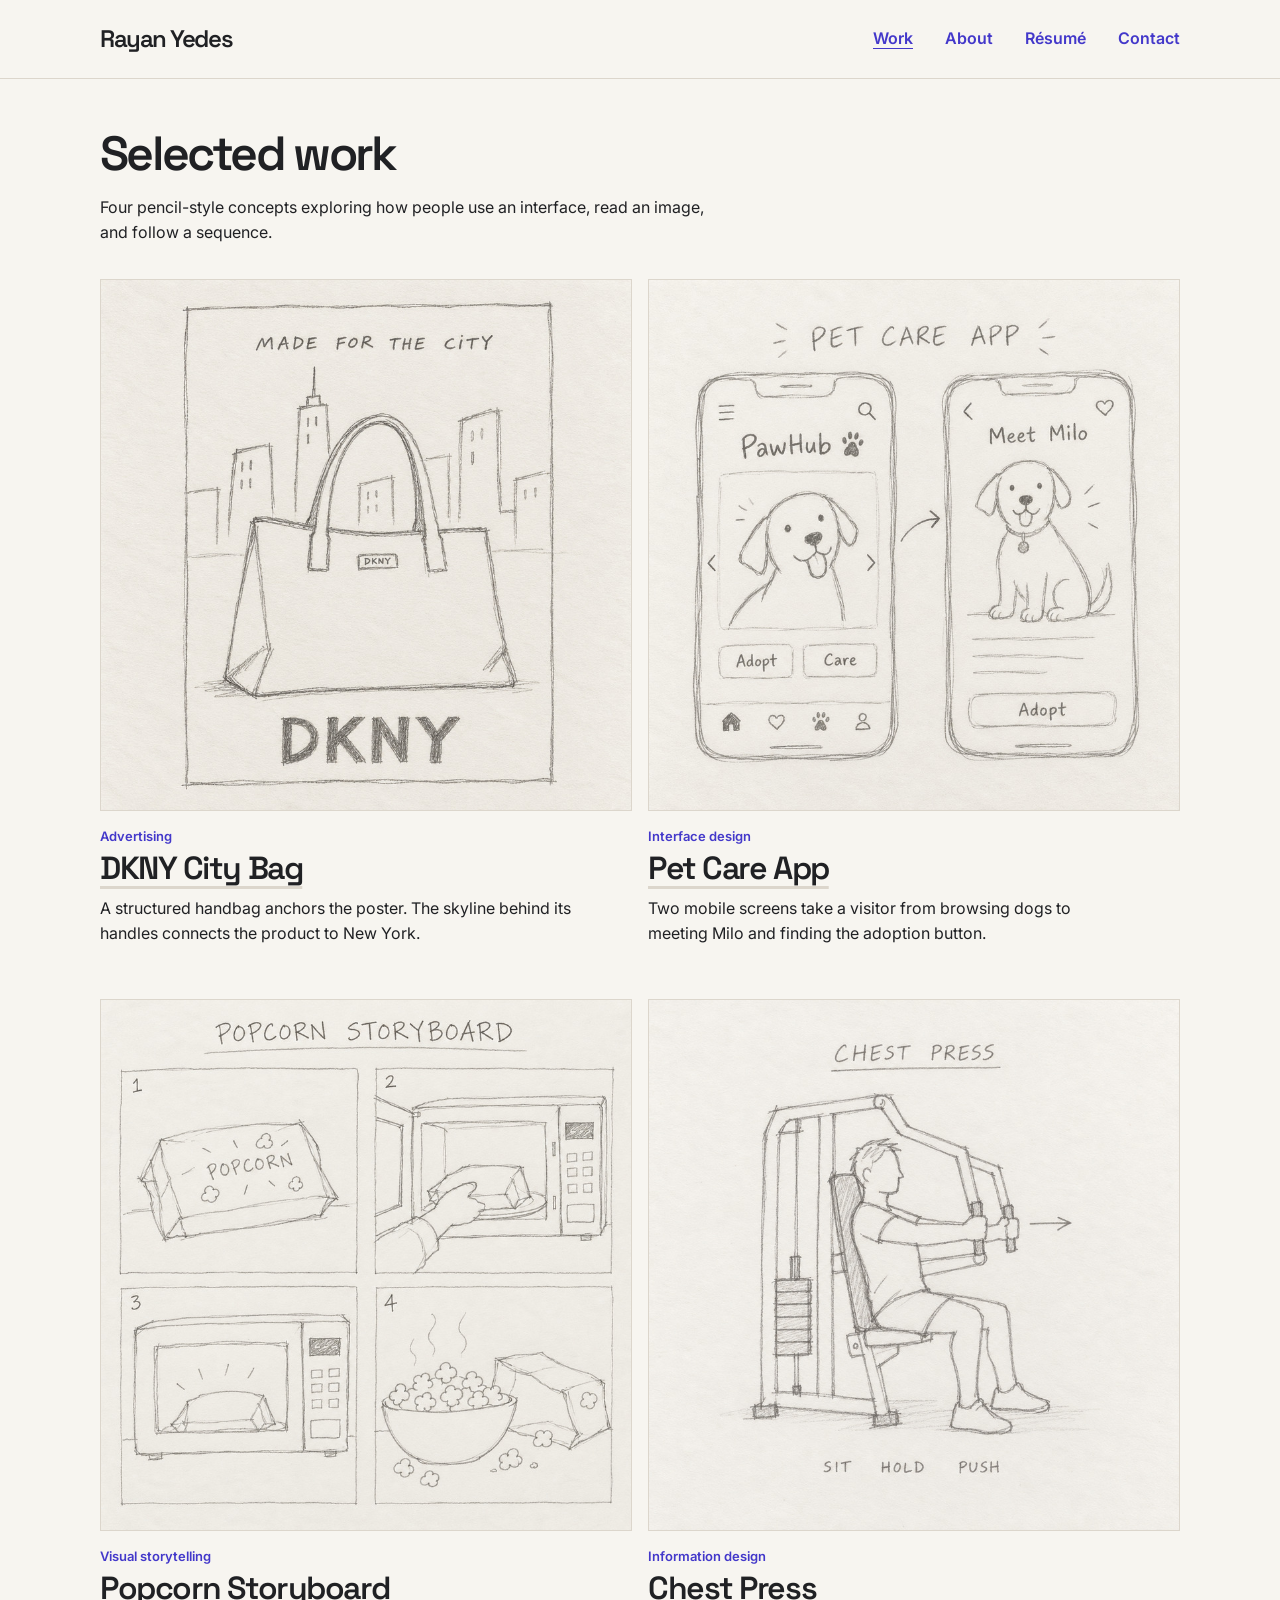
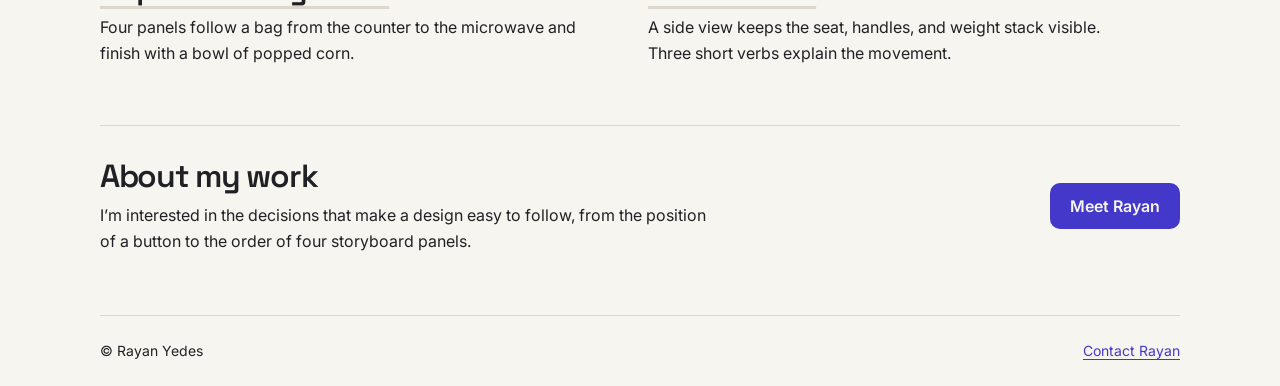
<file: index.html>
<!doctype html>
<html lang="en">
<head>
  <meta charset="utf-8">
  <meta name="viewport" content="width=device-width, initial-scale=1">
  <title>Rayan Yedes — Design Portfolio</title>
  <meta name="description" content="Design projects by Rayan Yedes, from interface concepts to advertising and visual instructions.">
  <link rel="stylesheet" href="https://www.w3schools.com/w3css/4/w3.css">
  <link rel="stylesheet" href="https://cdnjs.cloudflare.com/ajax/libs/font-awesome/4.7.0/css/font-awesome.min.css">
  <link rel="stylesheet" href="https://fonts.googleapis.com/css2?family=Inter:wght@400;600&amp;family=Space+Grotesk:wght@600&amp;display=swap">
  <link rel="stylesheet" href="css/my-styles.css">
</head>
<body class="page-work">
<a href="#main" class="skip">Skip to content</a>
<header class="site-head">
  <div class="wrap top">
    <h1><a href="index.html">Rayan Yedes</a></h1>
    <nav aria-label="Portfolio">
      <a class="nav-work" href="index.html#work">Work</a>
      <a class="nav-about" href="about.html">About</a>
      <a class="nav-resume" href="resume.html">Résumé</a>
      <a class="nav-contact" href="contact.html">Contact</a>
    </nav>
  </div>
</header>
<main id="main" class="wrap">
<section id="work" class="intro">
  <h2>Selected work</h2>
  <p>Four pencil-style concepts exploring how people use an interface, read an image, and follow a sequence.</p>
</section>
<div class="w3-row-padding gallery">
  <article class="w3-col s12 m6 l6 project">
    <a href="assets/dkny-city-bag-300dpi.jpg" aria-label="View full-size DKNY City Bag">
      <img src="assets/dkny-city-bag-72dpi.jpg"
           srcset="assets/dkny-city-bag-72dpi.jpg 150w, assets/dkny-city-bag-300dpi.jpg 800w"
           sizes="(max-width: 600px) 90vw, (max-width: 1150px) 45vw, 510px"
           width="800" height="800" alt="Pencil concept of a DKNY handbag in front of a city skyline.">
    </a>
    <p class="category">Advertising</p>
    <h3><a href="assets/dkny-city-bag-300dpi.jpg">DKNY City Bag</a></h3>
    <p class="caption">A structured handbag anchors the poster. The skyline behind its handles connects the product to New York.</p>
  </article>
  <article class="w3-col s12 m6 l6 project">
    <a href="assets/pet-care-app-300dpi.jpg" aria-label="View full-size Pet Care App">
      <img src="assets/pet-care-app-72dpi.jpg"
           srcset="assets/pet-care-app-72dpi.jpg 150w, assets/pet-care-app-300dpi.jpg 800w"
           sizes="(max-width: 600px) 90vw, (max-width: 1150px) 45vw, 510px"
           width="800" height="800" alt="Two phone screens show the PawHub home screen and an adoption profile for Milo.">
    </a>
    <p class="category">Interface design</p>
    <h3><a href="assets/pet-care-app-300dpi.jpg">Pet Care App</a></h3>
    <p class="caption">Two mobile screens take a visitor from browsing dogs to meeting Milo and finding the adoption button.</p>
  </article>
  <article class="w3-col s12 m6 l6 project">
    <a href="assets/popcorn-storyboard-300dpi.jpg" aria-label="View full-size Popcorn Storyboard">
      <img src="assets/popcorn-storyboard-72dpi.jpg"
           srcset="assets/popcorn-storyboard-72dpi.jpg 150w, assets/popcorn-storyboard-300dpi.jpg 800w"
           sizes="(max-width: 600px) 90vw, (max-width: 1150px) 45vw, 510px"
           width="800" height="800" alt="A four-panel storyboard of a microwave popcorn bag being heated and served.">
    </a>
    <p class="category">Visual storytelling</p>
    <h3><a href="assets/popcorn-storyboard-300dpi.jpg">Popcorn Storyboard</a></h3>
    <p class="caption">Four panels follow a bag from the counter to the microwave and finish with a bowl of popped corn.</p>
  </article>
  <article class="w3-col s12 m6 l6 project">
    <a href="assets/chest-press-300dpi.jpg" aria-label="View full-size Chest Press">
      <img src="assets/chest-press-72dpi.jpg"
           srcset="assets/chest-press-72dpi.jpg 150w, assets/chest-press-300dpi.jpg 800w"
           sizes="(max-width: 600px) 90vw, (max-width: 1150px) 45vw, 510px"
           width="800" height="800" alt="A seated person uses a chest press machine above the words sit, hold, and push.">
    </a>
    <p class="category">Information design</p>
    <h3><a href="assets/chest-press-300dpi.jpg">Chest Press</a></h3>
    <p class="caption">A side view keeps the seat, handles, and weight stack visible. Three short verbs explain the movement.</p>
  </article>
</div>
<section class="w3-content w3-padding-32 about-strip">
  <div><h2>About my work</h2><p>I’m interested in the decisions that make a design easy to follow, from the position of a button to the order of four storyboard panels.</p></div>
  <a class="action" href="about.html">Meet Rayan</a>
</section>
</main>
<footer class="wrap foot"><span>© Rayan Yedes</span><a href="contact.html">Contact Rayan</a></footer>
</body>
</html>
</file>
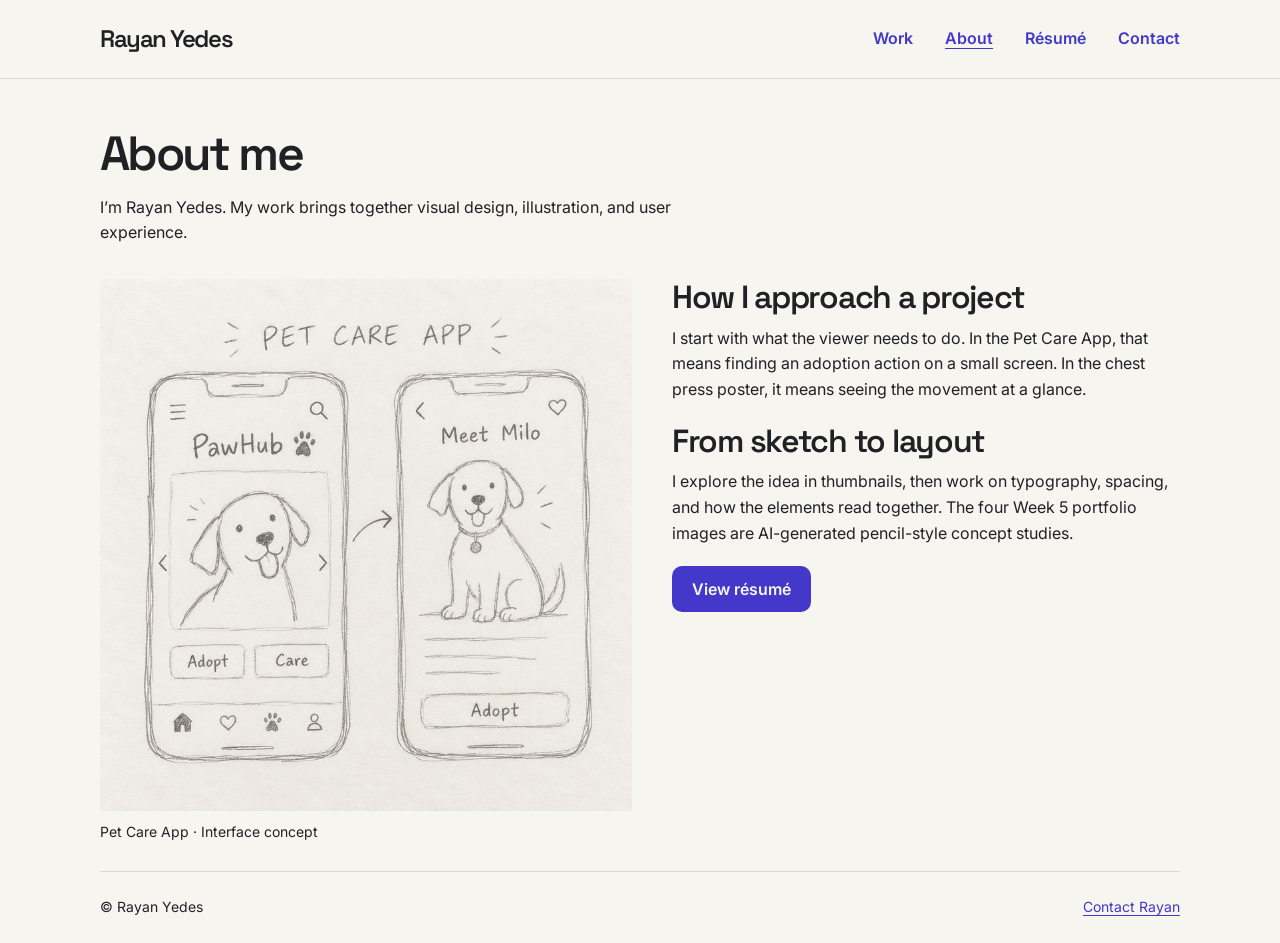
<file: about.html>
<!doctype html>
<html lang="en">
<head>
  <meta charset="utf-8">
  <meta name="viewport" content="width=device-width, initial-scale=1">
  <title>Rayan Yedes — Design Portfolio</title>
  <meta name="description" content="Design projects by Rayan Yedes, from interface concepts to advertising and visual instructions.">
  <link rel="stylesheet" href="https://www.w3schools.com/w3css/4/w3.css">
  <link rel="stylesheet" href="https://cdnjs.cloudflare.com/ajax/libs/font-awesome/4.7.0/css/font-awesome.min.css">
  <link rel="stylesheet" href="https://fonts.googleapis.com/css2?family=Inter:wght@400;600&amp;family=Space+Grotesk:wght@600&amp;display=swap">
  <link rel="stylesheet" href="css/my-styles.css">
</head>
<body class="page-about">
<a href="#main" class="skip">Skip to content</a>
<header class="site-head">
  <div class="wrap top">
    <h1><a href="index.html">Rayan Yedes</a></h1>
    <nav aria-label="Portfolio">
      <a class="nav-work" href="index.html#work">Work</a>
      <a class="nav-about" href="about.html">About</a>
      <a class="nav-resume" href="resume.html">Résumé</a>
      <a class="nav-contact" href="contact.html">Contact</a>
    </nav>
  </div>
</header>
<main id="main" class="wrap">
<section class="intro"><h2>About me</h2><p>I’m Rayan Yedes. My work brings together visual design, illustration, and user experience.</p></section>
<div class="w3-row-padding bio-grid">
  <figure class="w3-half"><img src="assets/pet-care-app-300dpi.jpg" width="800" height="800" alt="PawHub interface concept with two adoption screens"><figcaption>Pet Care App · Interface concept</figcaption></figure>
  <section class="w3-half reading"><h3>How I approach a project</h3><p>I start with what the viewer needs to do. In the Pet Care App, that means finding an adoption action on a small screen. In the chest press poster, it means seeing the movement at a glance.</p><h3>From sketch to layout</h3><p>I explore the idea in thumbnails, then work on typography, spacing, and how the elements read together. The four Week 5 portfolio images are AI-generated pencil-style concept studies.</p><a class="action" href="resume.html">View résumé</a></section>
</div>
</main>
<footer class="wrap foot"><span>© Rayan Yedes</span><a href="contact.html">Contact Rayan</a></footer>
</body>
</html>
</file>
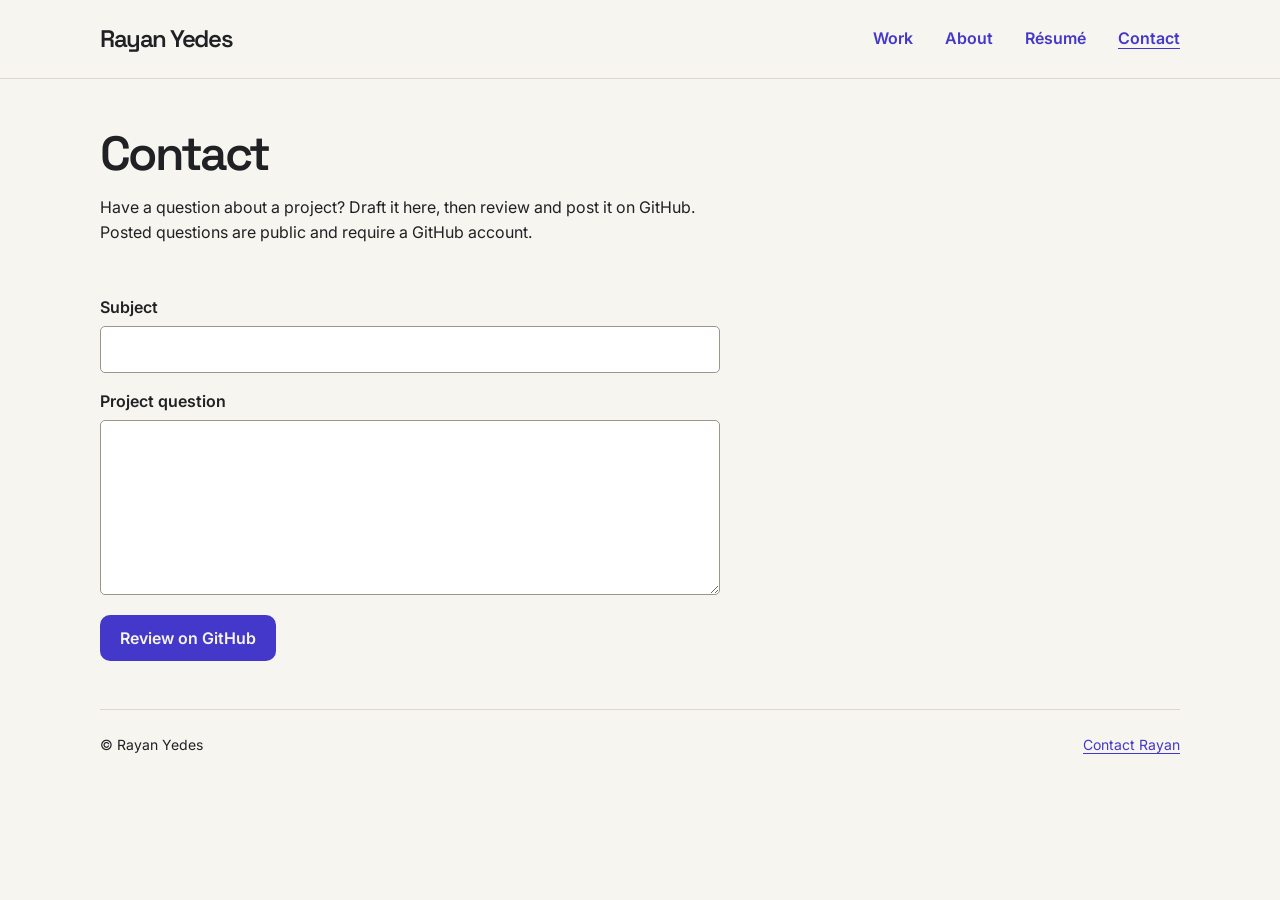
<file: contact.html>
<!doctype html>
<html lang="en">
<head>
  <meta charset="utf-8">
  <meta name="viewport" content="width=device-width, initial-scale=1">
  <title>Rayan Yedes — Design Portfolio</title>
  <meta name="description" content="Design projects by Rayan Yedes, from interface concepts to advertising and visual instructions.">
  <link rel="stylesheet" href="https://www.w3schools.com/w3css/4/w3.css">
  <link rel="stylesheet" href="https://cdnjs.cloudflare.com/ajax/libs/font-awesome/4.7.0/css/font-awesome.min.css">
  <link rel="stylesheet" href="https://fonts.googleapis.com/css2?family=Inter:wght@400;600&amp;family=Space+Grotesk:wght@600&amp;display=swap">
  <link rel="stylesheet" href="css/my-styles.css">
</head>
<body class="page-contact">
<a href="#main" class="skip">Skip to content</a>
<header class="site-head">
  <div class="wrap top">
    <h1><a href="index.html">Rayan Yedes</a></h1>
    <nav aria-label="Portfolio">
      <a class="nav-work" href="index.html#work">Work</a>
      <a class="nav-about" href="about.html">About</a>
      <a class="nav-resume" href="resume.html">Résumé</a>
      <a class="nav-contact" href="contact.html">Contact</a>
    </nav>
  </div>
</header>
<main id="main" class="wrap">
<section class="intro"><h2>Contact</h2><p>Have a question about a project? Draft it here, then review and post it on GitHub. Posted questions are public and require a GitHub account.</p></section>
<form class="contact-form" id="inquiry" action="https://github.com/RYujennn/COMD-2451-portfolio-website-Copy/issues/new" method="get">
  <label for="subject">Subject</label><input class="w3-input" id="subject" name="title" maxlength="180" required>
  <label for="message">Project question</label><textarea class="w3-input" id="message" name="body" rows="6" required></textarea>
  <button class="action" type="submit">Review on GitHub</button>
</form>
</main>
<footer class="wrap foot"><span>© Rayan Yedes</span><a href="contact.html">Contact Rayan</a></footer>
</body>
</html>
</file>
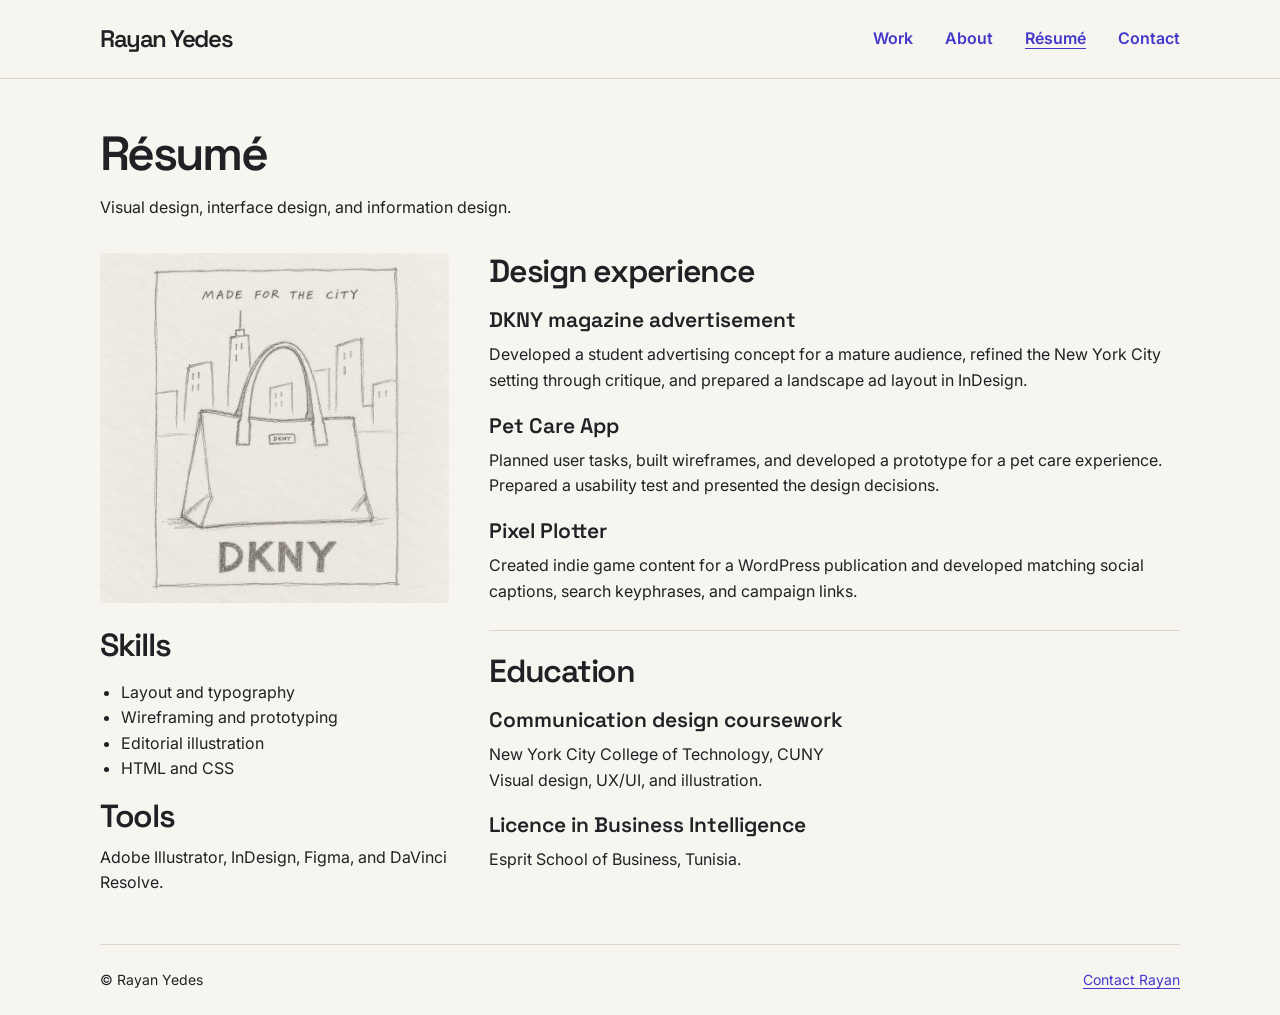
<file: resume.html>
<!doctype html>
<html lang="en">
<head>
  <meta charset="utf-8">
  <meta name="viewport" content="width=device-width, initial-scale=1">
  <title>Rayan Yedes — Design Portfolio</title>
  <meta name="description" content="Design projects by Rayan Yedes, from interface concepts to advertising and visual instructions.">
  <link rel="stylesheet" href="https://www.w3schools.com/w3css/4/w3.css">
  <link rel="stylesheet" href="https://cdnjs.cloudflare.com/ajax/libs/font-awesome/4.7.0/css/font-awesome.min.css">
  <link rel="stylesheet" href="https://fonts.googleapis.com/css2?family=Inter:wght@400;600&amp;family=Space+Grotesk:wght@600&amp;display=swap">
  <link rel="stylesheet" href="css/my-styles.css">
</head>
<body class="page-resume">
<a href="#main" class="skip">Skip to content</a>
<header class="site-head">
  <div class="wrap top">
    <h1><a href="index.html">Rayan Yedes</a></h1>
    <nav aria-label="Portfolio">
      <a class="nav-work" href="index.html#work">Work</a>
      <a class="nav-about" href="about.html">About</a>
      <a class="nav-resume" href="resume.html">Résumé</a>
      <a class="nav-contact" href="contact.html">Contact</a>
    </nav>
  </div>
</header>
<main id="main" class="wrap">
<section class="intro"><h2>Résumé</h2><p>Visual design, interface design, and information design.</p></section>
<div class="w3-row-padding resume-grid">
  <aside class="w3-third resume-side">
    <img src="assets/dkny-city-bag-300dpi.jpg" width="800" height="800" alt="Representative work, the DKNY City Bag concept">
    <h3>Skills</h3><ul><li>Layout and typography</li><li>Wireframing and prototyping</li><li>Editorial illustration</li><li>HTML and CSS</li></ul>
    <h3>Tools</h3><p>Adobe Illustrator, InDesign, Figma, and DaVinci Resolve.</p>
  </aside>
  <div class="w3-twothird resume-main">
    <section><h3>Design experience</h3>
      <h4>DKNY magazine advertisement</h4><p>Developed a student advertising concept for a mature audience, refined the New York City setting through critique, and prepared a landscape ad layout in InDesign.</p>
      <h4>Pet Care App</h4><p>Planned user tasks, built wireframes, and developed a prototype for a pet care experience. Prepared a usability test and presented the design decisions.</p>
      <h4>Pixel Plotter</h4><p>Created indie game content for a WordPress publication and developed matching social captions, search keyphrases, and campaign links.</p>
    </section>
    <section><h3>Education</h3><h4>Communication design coursework</h4><p>New York City College of Technology, CUNY<br>Visual design, UX/UI, and illustration.</p><h4>Licence in Business Intelligence</h4><p>Esprit School of Business, Tunisia.</p></section>
  </div>
</div>
</main>
<footer class="wrap foot"><span>© Rayan Yedes</span><a href="contact.html">Contact Rayan</a></footer>
</body>
</html>
</file>
<file: css/my-styles.css>
:root {
  --paper: #f7f5f0;
  --ink: #202124;
  --accent: #4338ca;
  --stone: #dcd6cc;
}
* { box-sizing: border-box; }
body { margin: 0; color: var(--ink); background: var(--paper); font: 400 16px/1.6 Inter, Arial, sans-serif; }
h1, h2, h3, h4 { font-family: "Space Grotesk", Arial, sans-serif; font-weight: 600; line-height: 1.15; margin: 0; }
p { margin: 0 0 1em; }
a { color: var(--accent); text-underline-offset: .22em; }
a:hover { text-decoration-thickness: 2px; }
:focus-visible { outline: 3px solid var(--accent); outline-offset: 4px; }
.wrap { width: min(1080px, 90%); margin-inline: auto; }
.site-head { border-bottom: 1px solid var(--stone); }
.top, nav, .foot, .about-strip { display: flex; align-items: center; }
.top, .foot, .about-strip { justify-content: space-between; gap: 20px; }
.top { min-height: 78px; }
.top h1 { font-size: 24px; letter-spacing: -.06em; }
.top h1 a { color: var(--ink); text-decoration: none; }
nav { gap: clamp(12px, 3vw, 32px); }
nav a { font-weight: 600; text-decoration: none; }
nav a:hover, .page-work .nav-work, .page-about .nav-about, .page-resume .nav-resume, .page-contact .nav-contact { text-decoration: underline; }
.intro { padding: 49px 0 33px; }
.intro h2 { font-size: clamp(38px, 6vw, 48px); line-height: 1.1; letter-spacing: -.055em; }
.intro p { max-width: 620px; margin: 14px 0 0; }
.gallery, .bio-grid, .resume-grid { display: flex; flex-wrap: wrap; gap: 0; margin: 0 -8px; padding: 0; }
.gallery .project, .bio-grid > * { width: 50%; padding: 0 8px; }
.project { padding-bottom: 36px !important; }
.project img, .bio-grid img, .resume-side img { width: 100%; height: auto; display: block; }
.project > a { display: block; background: #ede9e1; border: 1px solid var(--stone); }
.category { color: var(--accent); font-size: 13px; font-weight: 600; margin: 15px 0 3px; }
.project h3 { font-size: clamp(24px, 3vw, 32px); letter-spacing: -.045em; }
.project h3 a { color: var(--ink); text-decoration-color: var(--stone); }
.project h3 a:hover { text-decoration-color: var(--accent); }
.caption { margin-top: 9px; max-width: 48ch; }
.about-strip { border-top: 1px solid var(--stone); max-width: none; margin: 6px 0 0; padding: 32px 0; }
.about-strip h2, .reading h3, .resume-grid h3 { font-size: 32px; letter-spacing: -.04em; }
.about-strip p { max-width: 62ch; margin: 9px 0 0; }
.action { display: inline-block; flex-shrink: 0; border: 0; color: var(--paper); background: var(--accent); padding: 11px 20px; border-radius: 10px; font: 600 16px/1.5 Inter, Arial, sans-serif; cursor: pointer; text-decoration: none; }
.action:hover { text-decoration: underline; }
.foot { border-top: 1px solid var(--stone); padding: 24px 0; margin-top: 28px; font-size: 14px; }
figure { margin: 0; }
figcaption { margin: 10px 0 0; font-size: 14px; }
.bio-grid .reading { padding: 0 8px 0 32px; }
.reading p, .resume-grid p { margin: 10px 0 20px; }
.resume-side { width: 33.333%; }
.resume-main { width: 66.667%; }
.resume-side, .resume-grid .resume-main { padding: 0 8px; }
.resume-grid .resume-main { padding-left: 32px; }
.resume-side img { margin-bottom: 24px; }
.resume-grid h4 { margin-top: 18px; font-size: 21px; }
.resume-grid section + section { border-top: 1px solid var(--stone); margin-top: 26px; padding-top: 22px; }
.resume-side ul { padding-left: 21px; }
.contact-form { max-width: 620px; }
.contact-form label { display: block; margin: 16px 0 5px; font-weight: 600; }
.contact-form .w3-input { width: 100%; padding: 10px 13px; display: block; font: inherit; color: var(--ink); background: white; border: 1px solid #9a968c; border-radius: 5px; }
.contact-form button { margin: 20px 0; }
.skip { position: absolute; left: -10000px; background: white; padding: 8px; }
.skip:focus { left: 8px; top: 8px; z-index: 1; }
@media (max-width: 600px) {
  .top { align-items: flex-start; flex-direction: column; gap: 10px; padding: 15px 0; }
  .top nav { flex-wrap: wrap; }
  .intro { padding: 30px 0 25px; }
  .gallery .project, .bio-grid > *, .resume-side, .resume-main { width: 100%; }
  .bio-grid .reading, .resume-grid .resume-main { padding: 22px 8px 0; }
  .about-strip { align-items: flex-start; flex-direction: column; }
}
</file>
